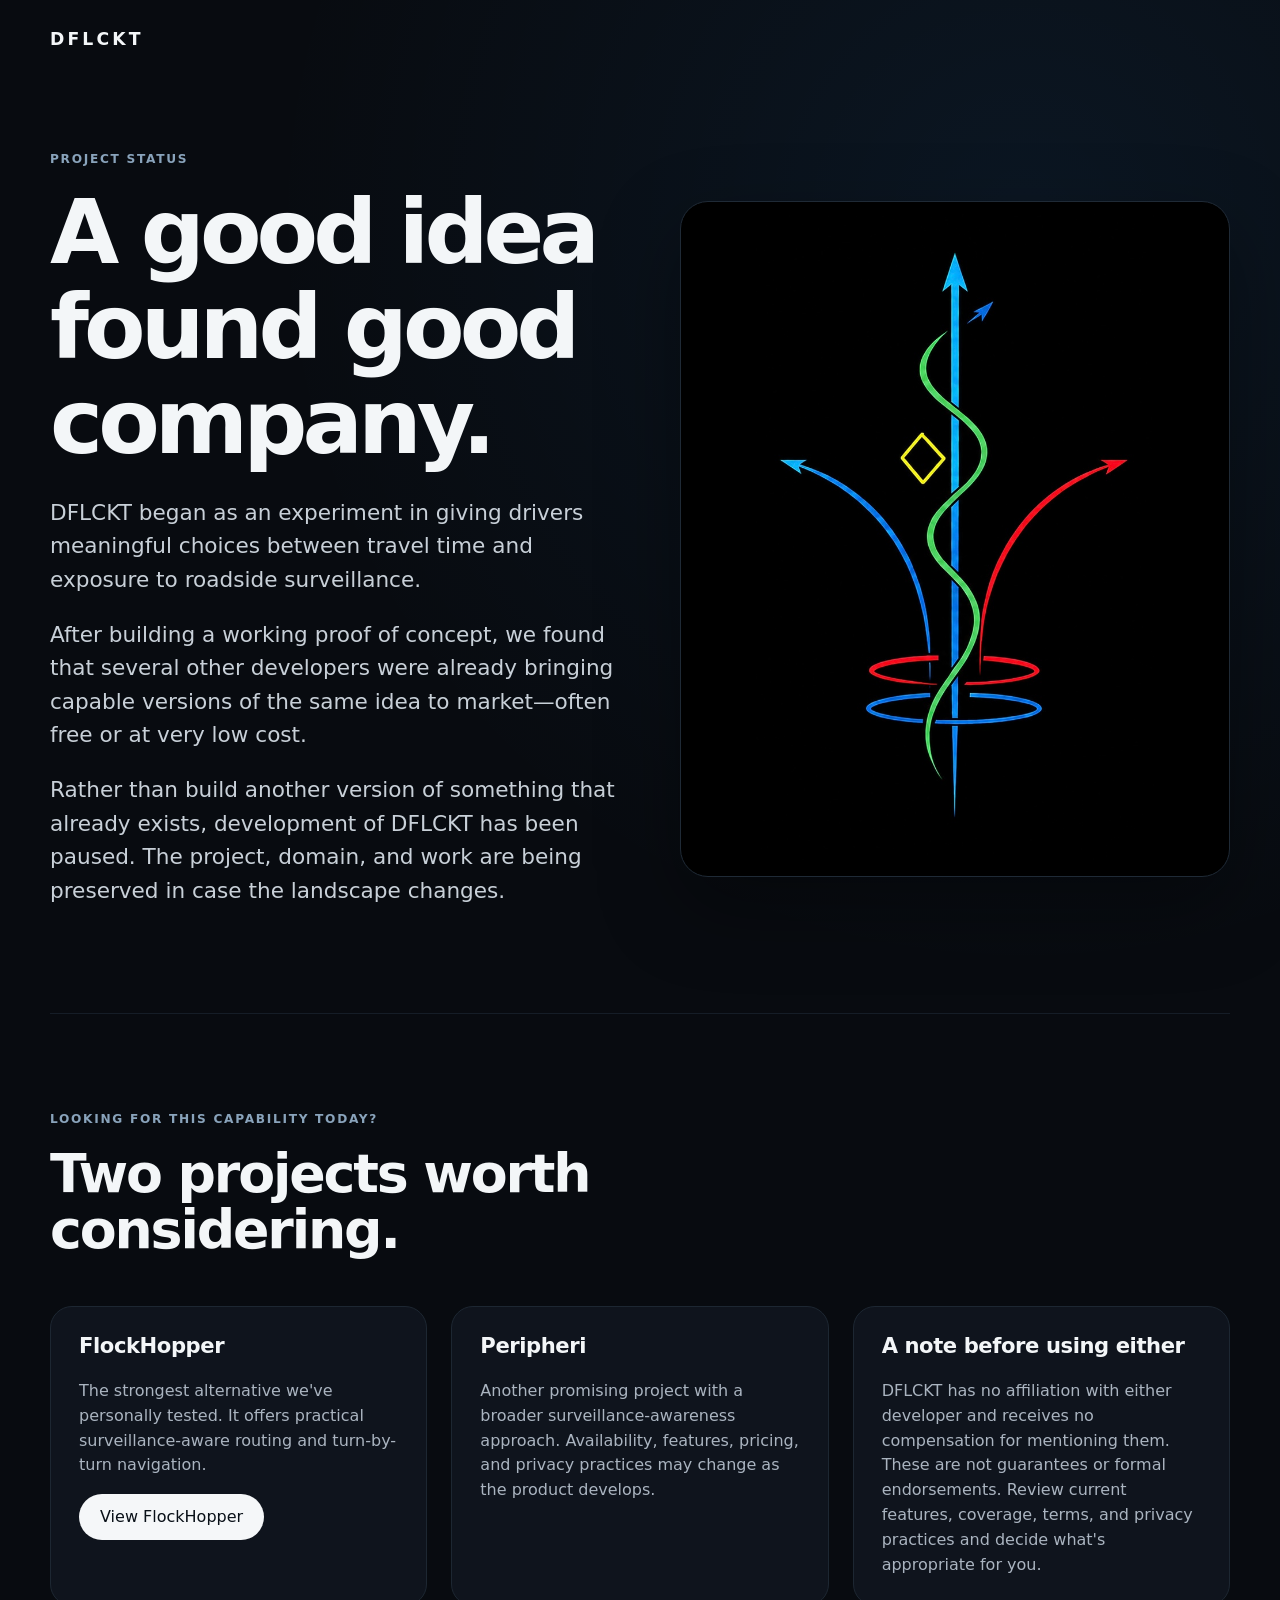
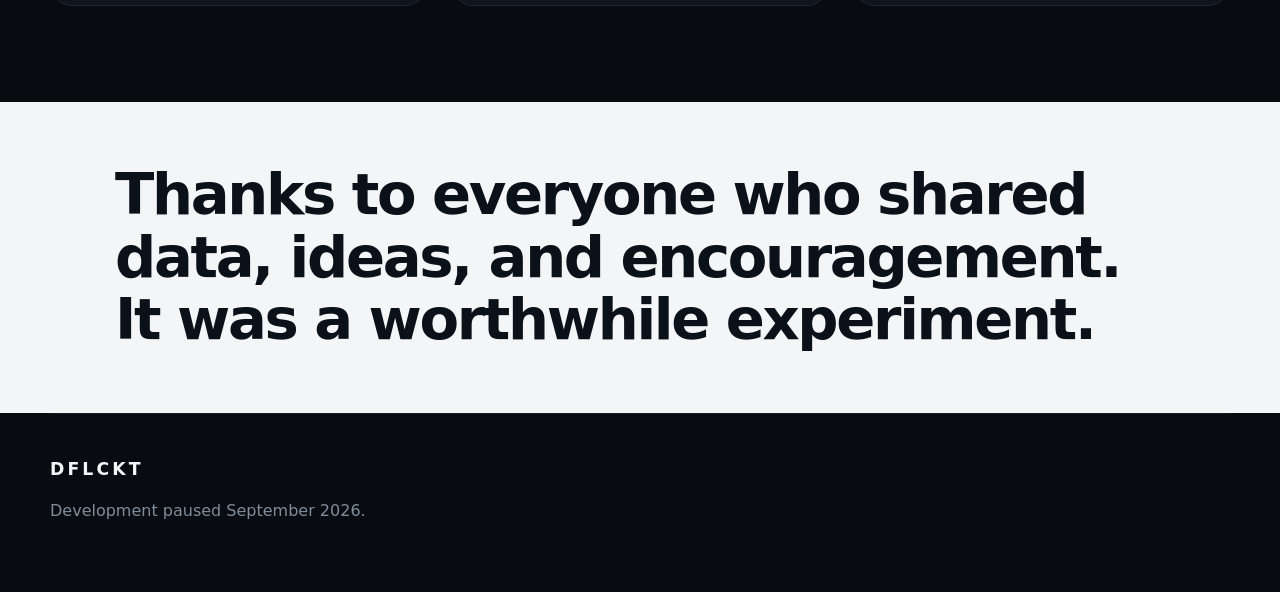
<file: index.html>
<!doctype html>
<html lang="en">
<head>
  <meta charset="utf-8">
  <meta name="viewport" content="width=device-width, initial-scale=1">
  <meta name="description" content="DFLCKT was an experiment in surveillance-aware navigation. Development is currently paused.">
  <title>DFLCKT — A good idea found good company.</title>
  <link rel="stylesheet" href="styles.css">
</head>
<body>
  <header class="site-header">
    <a class="brand" href="#top" aria-label="DFLCKT home">DFLCKT</a>
  </header>

  <main id="top">
    <section class="hero">
      <div class="hero-copy">
        <p class="eyebrow">Project status</p>
        <h1>A good idea<br>found good company.</h1>
        <p class="lede">DFLCKT began as an experiment in giving drivers meaningful choices between travel time and exposure to roadside surveillance.</p>
        <p class="lede">After building a working proof of concept, we found that several other developers were already bringing capable versions of the same idea to market—often free or at very low cost.</p>
        <p class="lede">Rather than build another version of something that already exists, development of DFLCKT has been paused. The project, domain, and work are being preserved in case the landscape changes.</p>
      </div>
      <div class="logo-stage" aria-label="DFLCKT route mark">
        <img class="hero-logo" src="IMG_3881.jpeg" alt="DFLCKT route mark">
      </div>
    </section>

    <section class="section">
      <div class="section-heading">
        <p class="eyebrow">Looking for this capability today?</p>
        <h2>Two projects worth considering.</h2>
      </div>
      <div class="three-up">
        <article>
          <h3>FlockHopper</h3>
          <p>The strongest alternative we've personally tested. It offers practical surveillance-aware routing and turn-by-turn navigation.</p>
          <p><a class="button primary" href="https://apps.apple.com/us/app/flockhopper/id6762170253" rel="noopener noreferrer">View FlockHopper</a></p>
        </article>
        <article>
          <h3>Peripheri</h3>
          <p>Another promising project with a broader surveillance-awareness approach. Availability, features, pricing, and privacy practices may change as the product develops.</p>
        </article>
        <article>
          <h3>A note before using either</h3>
          <p>DFLCKT has no affiliation with either developer and receives no compensation for mentioning them. These are not guarantees or formal endorsements. Review current features, coverage, terms, and privacy practices and decide what's appropriate for you.</p>
        </article>
      </div>
    </section>

    <section class="principle-band"><p>Thanks to everyone who shared data, ideas, and encouragement. It was a worthwhile experiment.</p></section>
  </main>

  <footer>
    <a class="brand" href="#top">DFLCKT</a>
    <p>Development paused September 2026.</p>
  </footer>
</body>
</html>
</file>
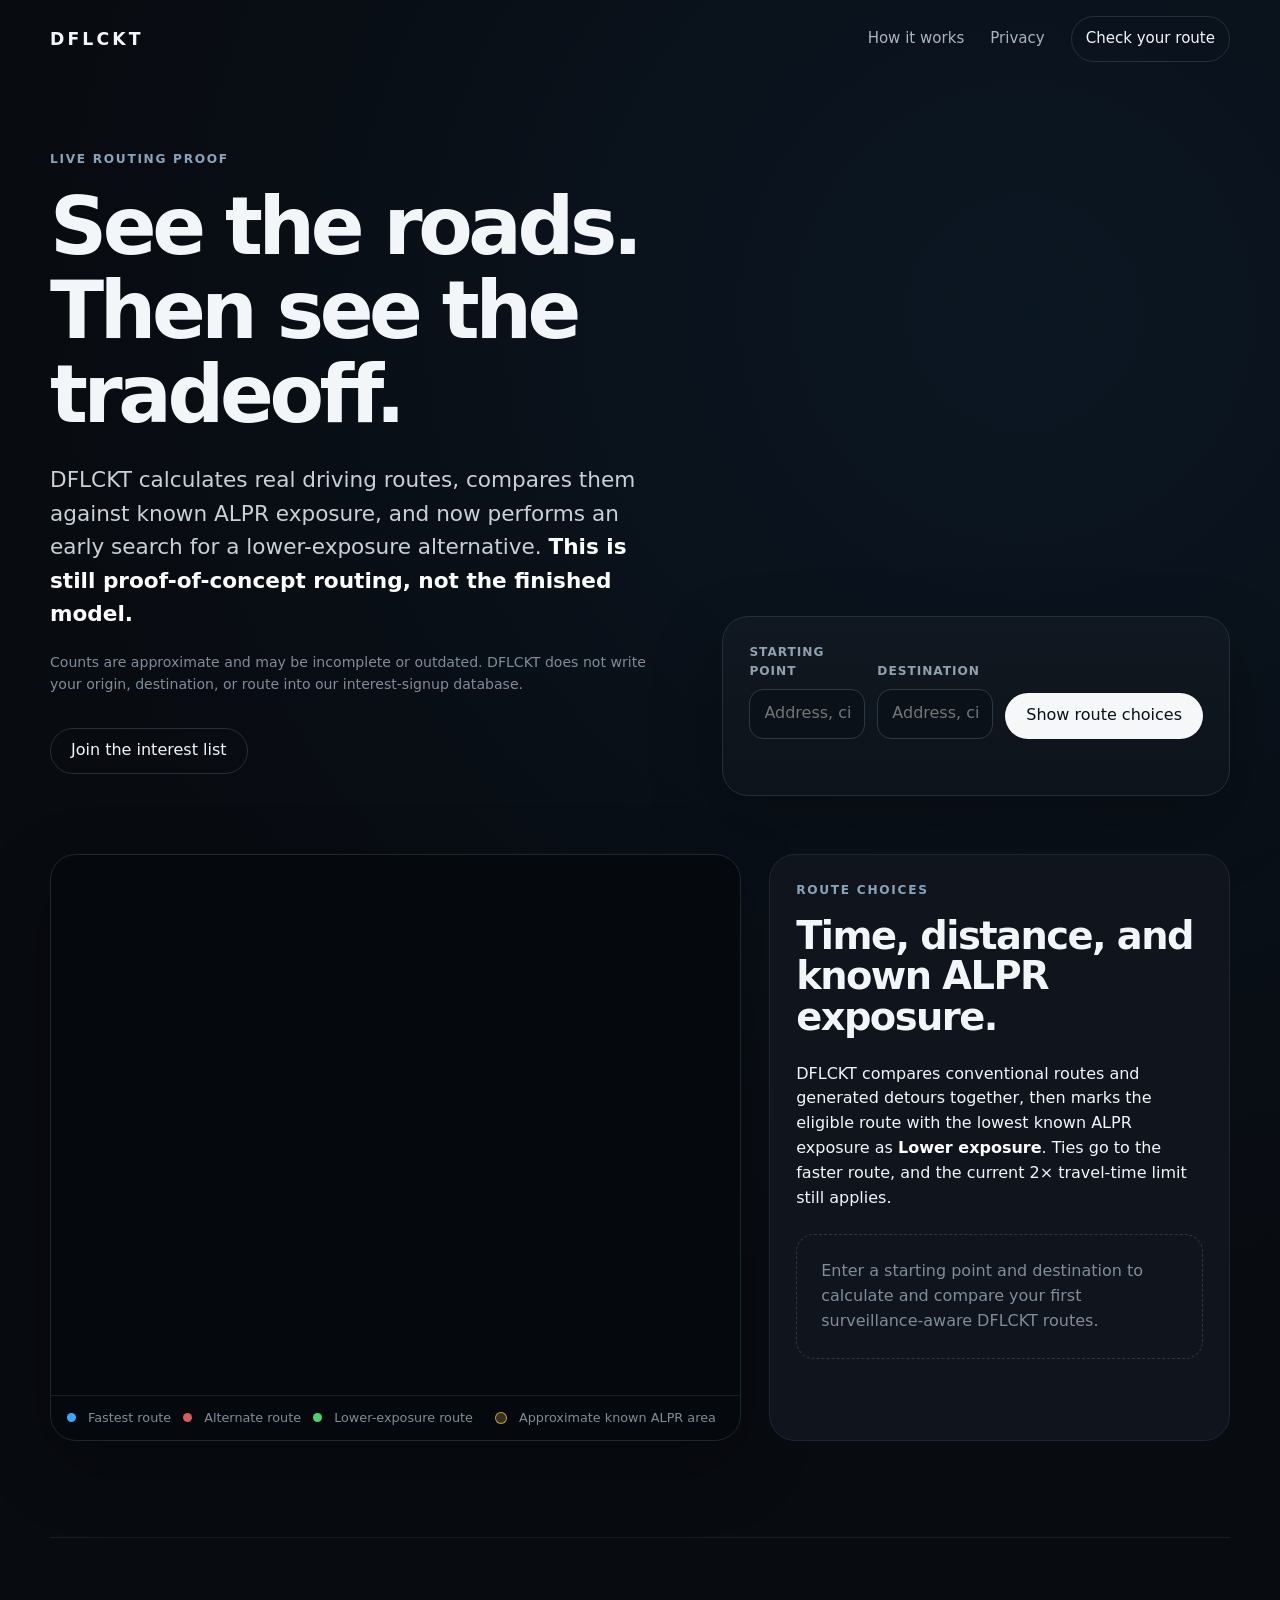
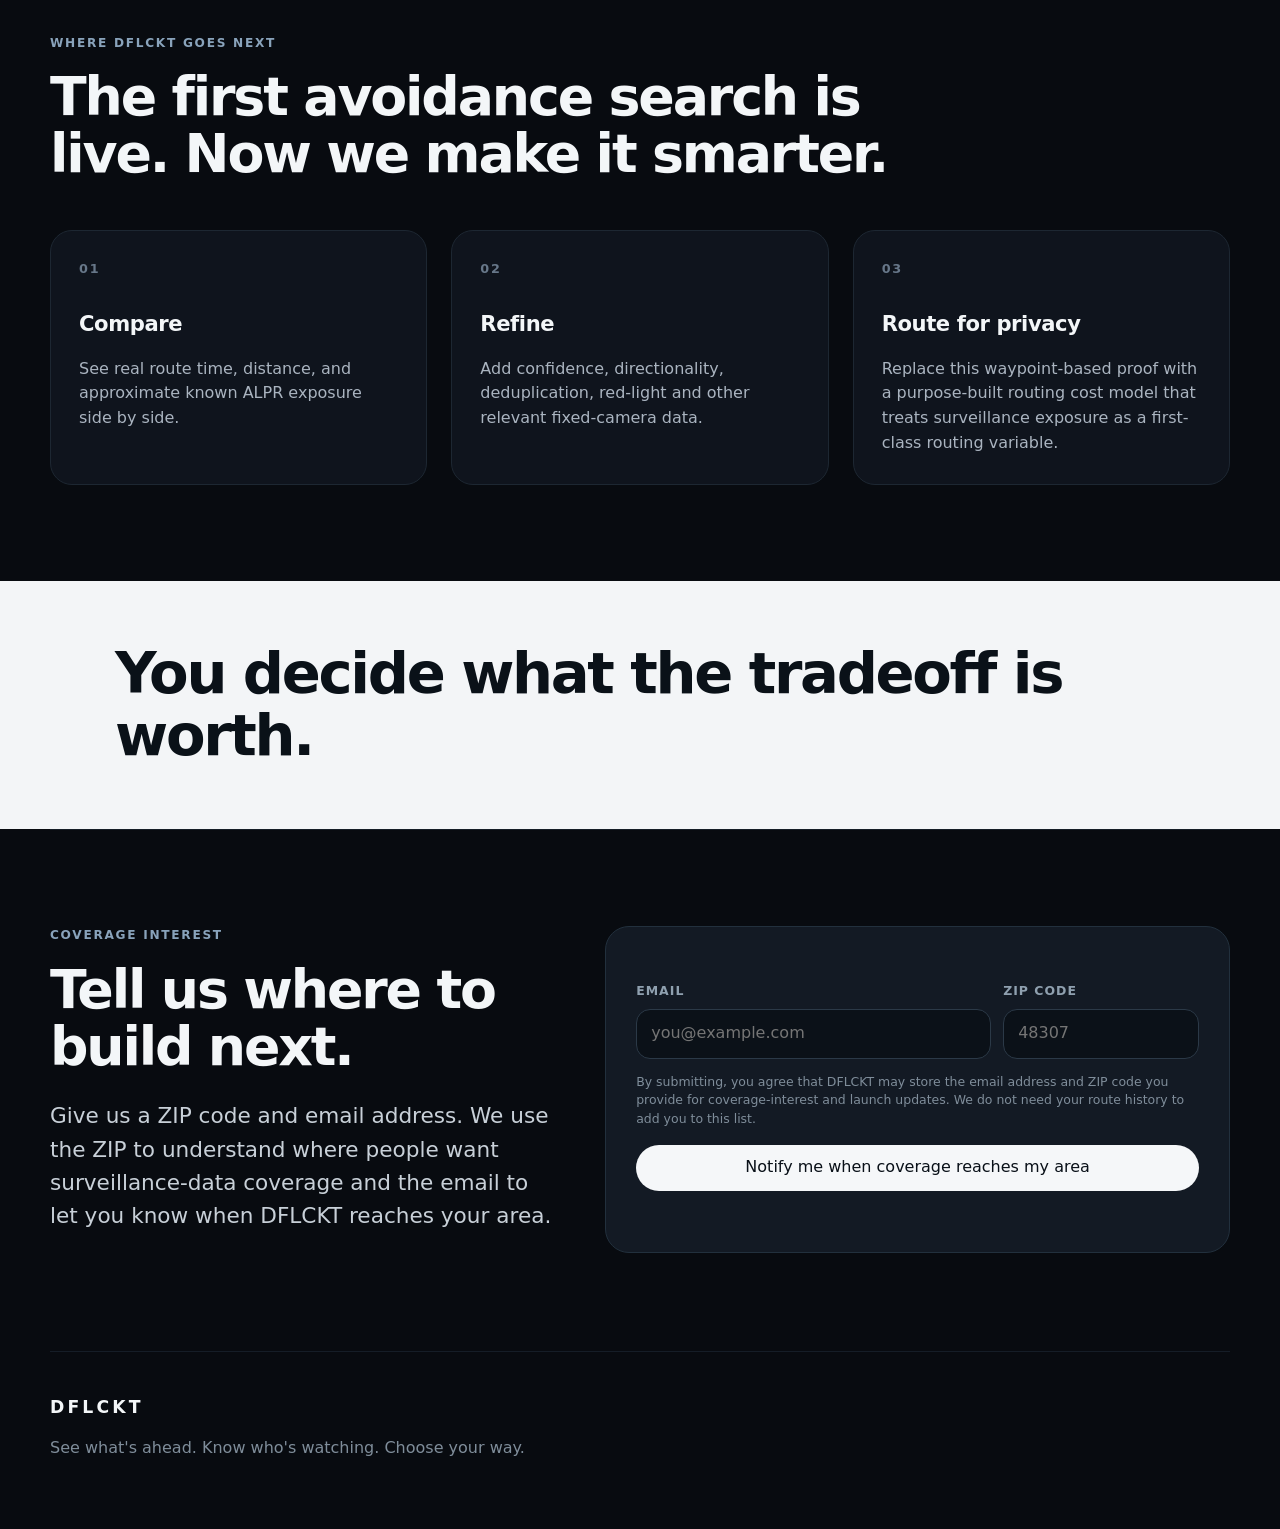
<file: check-your-route.html>
<!doctype html><html lang="en"><head><meta charset="utf-8"><meta name="viewport" content="width=device-width,initial-scale=1"><meta name="description" content="Compare real driving routes with DFLCKT's first live surveillance-aware routing proof."><title>Check Your Route — DFLCKT</title><link rel="stylesheet" href="https://api.mapbox.com/mapbox-gl-js/v3.14.0/mapbox-gl.css"><link rel="stylesheet" href="styles.css"></head><body><header class="site-header"><a class="brand" href="/">DFLCKT</a><nav aria-label="Primary navigation"><a href="/#how">How it works</a><a href="privacy.html">Privacy</a><a class="nav-cta" href="check-your-route.html">Check your route</a></nav></header><main><section class="route-hero"><div class="route-intro"><p class="eyebrow">Live routing proof</p><h1>See the roads.<br>Then see the tradeoff.</h1><p class="lede">DFLCKT calculates real driving routes, compares them against known ALPR exposure, and now performs an early search for a lower-exposure alternative. <strong>This is still proof-of-concept routing, not the finished model.</strong></p><p class="microcopy">Counts are approximate and may be incomplete or outdated. DFLCKT does not write your origin, destination, or route into our interest-signup database.</p><div class="hero-actions"><a class="button secondary" href="#interest">Join the interest list</a></div></div><div class="route-panel"><form class="route-form" data-route-form novalidate><label><span>Starting point</span><input type="text" name="from" autocomplete="street-address" placeholder="Address, city, or place" required></label><label><span>Destination</span><input type="text" name="to" autocomplete="street-address" placeholder="Address, city, or place" required></label><button class="button primary" data-route-submit type="submit">Show route choices</button><p class="route-message" data-route-message aria-live="polite"></p></form></div></section><section class="route-workspace"><div class="route-map-shell"><div id="route-map" aria-label="Map showing calculated driving routes and generalized ALPR areas"></div><div class="route-map-note"><span class="route-dot route-dot-fast"></span> Fastest route <span class="route-dot route-dot-alt"></span> Alternate route <span class="route-dot route-dot-privacy"></span> Lower-exposure route <span style="display:inline-block;width:12px;height:12px;border-radius:50%;background:rgba(240,194,75,.22);border:1px solid rgba(240,194,75,.75);margin-left:10px;vertical-align:-1px"></span> Approximate known ALPR area</div></div><div class="route-results-wrap"><div class="section-heading compact"><p class="eyebrow">Route choices</p><h2>Time, distance, and known ALPR exposure.</h2><p>DFLCKT compares conventional routes and generated detours together, then marks the eligible route with the lowest known ALPR exposure as <strong>Lower exposure</strong>. Ties go to the faster route, and the current 2× travel-time limit still applies.</p></div><div class="route-results" data-route-results><div class="route-placeholder">Enter a starting point and destination to calculate and compare your first surveillance-aware DFLCKT routes.</div></div></div></section><section class="section"><div class="section-heading"><p class="eyebrow">Where DFLCKT goes next</p><h2>The first avoidance search is live. Now we make it smarter.</h2></div><div class="three-up"><article><span class="step">01</span><h3>Compare</h3><p>See real route time, distance, and approximate known ALPR exposure side by side.</p></article><article><span class="step">02</span><h3>Refine</h3><p>Add confidence, directionality, deduplication, red-light and other relevant fixed-camera data.</p></article><article><span class="step">03</span><h3>Route for privacy</h3><p>Replace this waypoint-based proof with a purpose-built routing cost model that treats surveillance exposure as a first-class routing variable.</p></article></div></section><section class="principle-band"><p>You decide what the tradeoff is worth.</p></section><section id="interest" class="section interest-section"><div class="section-heading"><p class="eyebrow">Coverage interest</p><h2>Tell us where to build next.</h2><p class="lede">Give us a ZIP code and email address. We use the ZIP to understand where people want surveillance-data coverage and the email to let you know when DFLCKT reaches your area.</p></div><div class="check-card"><form class="interest-form" data-interest-form novalidate><div class="form-grid"><label><span>Email</span><input type="email" name="email" autocomplete="email" inputmode="email" placeholder="you@example.com" required></label><label><span>ZIP code</span><input type="text" name="zip_code" autocomplete="postal-code" inputmode="numeric" maxlength="10" placeholder="48307" required></label></div><label class="hp-field" aria-hidden="true">Company<input type="text" name="company" tabindex="-1" autocomplete="off"></label><p class="consent-copy">By submitting, you agree that DFLCKT may store the email address and ZIP code you provide for coverage-interest and launch updates. We do not need your route history to add you to this list.</p><button class="button primary form-submit" type="submit">Notify me when coverage reaches my area</button><p class="form-message" data-form-message aria-live="polite"></p></form></div></section></main><footer><a class="brand" href="/">DFLCKT</a><p>See what's ahead. Know who's watching. Choose your way.</p></footer><script src="https://api.mapbox.com/mapbox-gl-js/v3.14.0/mapbox-gl.js"></script><script src="route.js?v=20260827-full-index1" defer></script><script src="signup.js" defer></script></body></html>
</file>
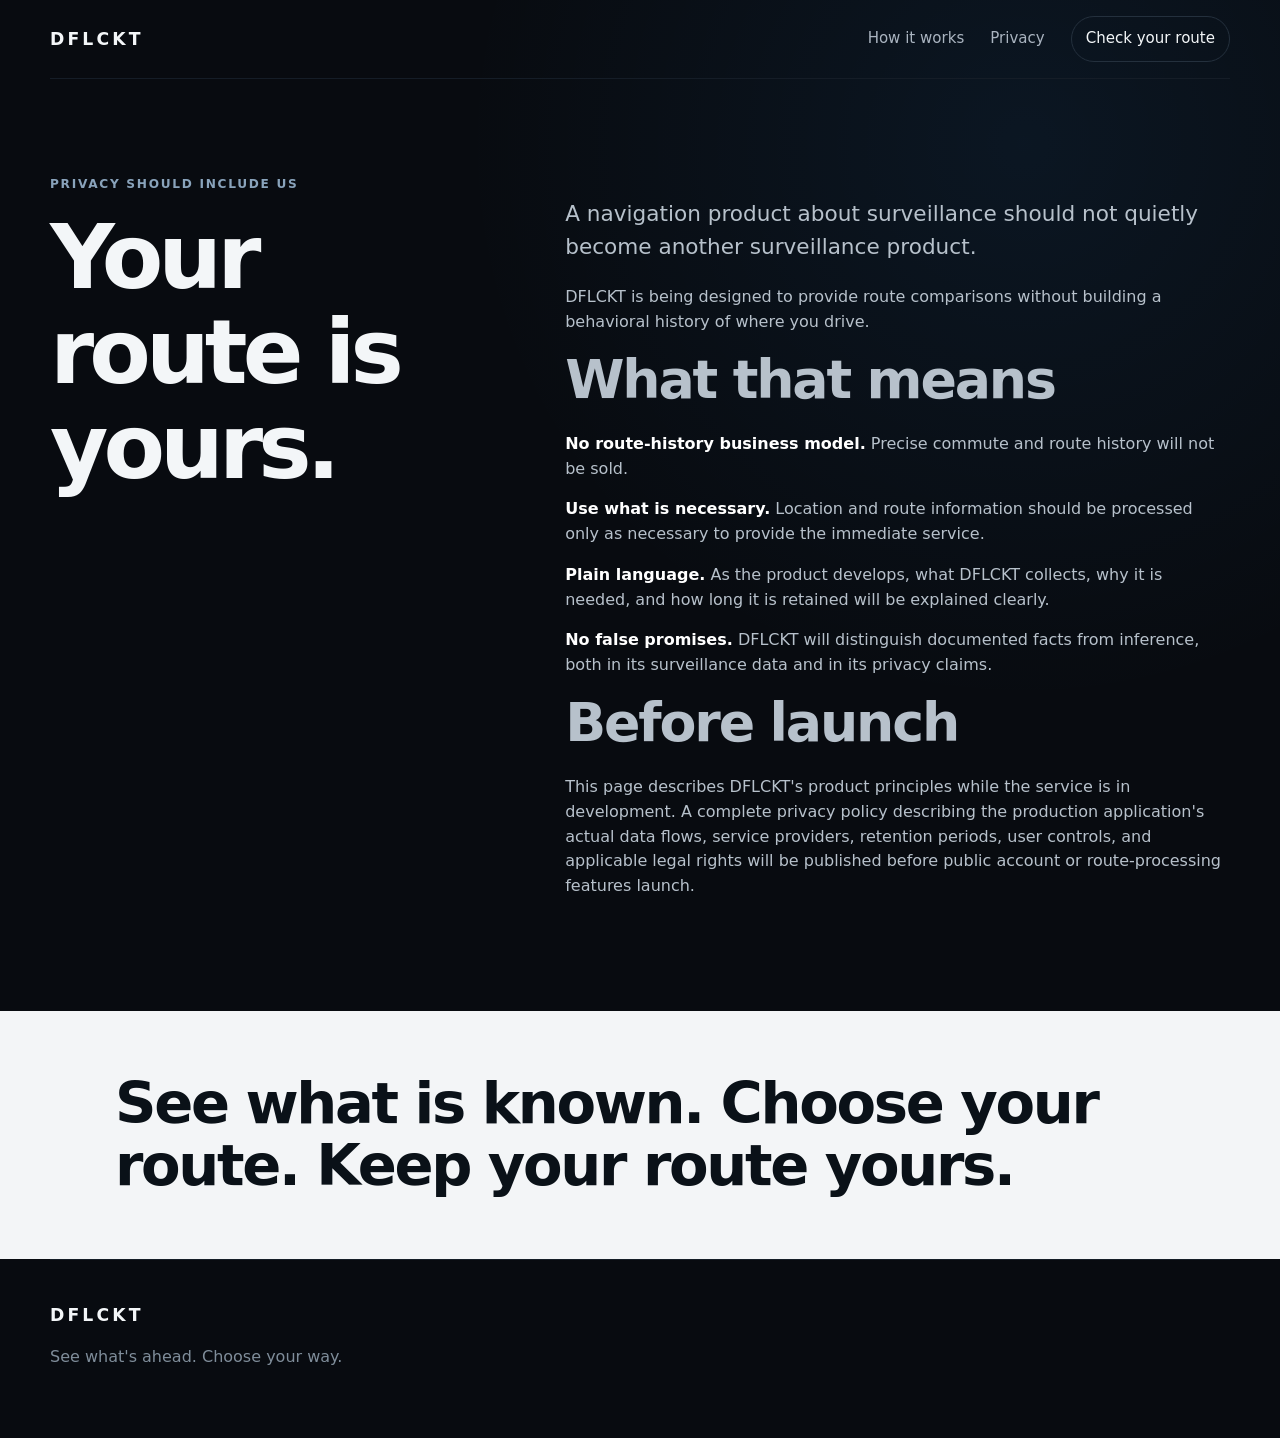
<file: privacy.html>
<!doctype html><html lang="en"><head><meta charset="utf-8"><meta name="viewport" content="width=device-width,initial-scale=1"><meta name="description" content="DFLCKT privacy principles: navigation without building a history of where you drive."><title>Privacy — DFLCKT</title><link rel="stylesheet" href="styles.css"></head><body><header class="site-header"><a class="brand" href="/">DFLCKT</a><nav aria-label="Primary navigation"><a href="/#how">How it works</a><a href="privacy.html">Privacy</a><a class="nav-cta" href="check-your-route.html">Check your route</a></nav></header><main><section class="section privacy-grid"><div class="section-heading"><p class="eyebrow">Privacy should include us</p><h1>Your route is yours.</h1></div><div class="privacy-copy"><p class="large">A navigation product about surveillance should not quietly become another surveillance product.</p><p>DFLCKT is being designed to provide route comparisons without building a behavioral history of where you drive.</p><h2>What that means</h2><p><strong>No route-history business model.</strong> Precise commute and route history will not be sold.</p><p><strong>Use what is necessary.</strong> Location and route information should be processed only as necessary to provide the immediate service.</p><p><strong>Plain language.</strong> As the product develops, what DFLCKT collects, why it is needed, and how long it is retained will be explained clearly.</p><p><strong>No false promises.</strong> DFLCKT will distinguish documented facts from inference, both in its surveillance data and in its privacy claims.</p><h2>Before launch</h2><p>This page describes DFLCKT's product principles while the service is in development. A complete privacy policy describing the production application's actual data flows, service providers, retention periods, user controls, and applicable legal rights will be published before public account or route-processing features launch.</p></div></section><section class="principle-band"><p>See what is known. Choose your route. Keep your route yours.</p></section></main><footer><a class="brand" href="/">DFLCKT</a><p>See what's ahead. Choose your way.</p></footer></body></html>
</file>
<file: styles.css>
:root { --bg:#080b10; --panel:#0f141d; --panel-2:#131a24; --text:#f3f6f8; --muted:#aab4c0; --line:#24303d; --green:#5dd66f; }
*{box-sizing:border-box} html{scroll-behavior:smooth} body{margin:0;background:radial-gradient(circle at 80% 10%,rgba(47,156,255,.08),transparent 34%),var(--bg);color:var(--text);font-family:Inter,ui-sans-serif,system-ui,-apple-system,BlinkMacSystemFont,"Segoe UI",sans-serif;line-height:1.55} a{color:inherit;text-decoration:none} strong{color:#fff}
.site-header,.hero,.section,.check-section,.early-signup,.route-hero,.route-workspace,footer{width:min(1180px,calc(100% - 40px));margin-inline:auto}.site-header{min-height:78px;display:flex;align-items:center;justify-content:space-between;gap:24px}.brand{font-weight:800;letter-spacing:.18em;font-size:1.08rem}nav{display:flex;align-items:center;gap:26px;color:var(--muted);font-size:.94rem}nav a:hover{color:var(--text)}.nav-cta{color:var(--text);border:1px solid var(--line);padding:10px 14px;border-radius:999px}
.hero{padding:72px 0 84px;display:grid;grid-template-columns:1.02fr .98fr;gap:58px;align-items:center}.eyebrow{color:#89a3bb;text-transform:uppercase;letter-spacing:.14em;font-size:.76rem;font-weight:700;margin:0 0 16px}h1,h2,h3{margin-top:0;line-height:1.06}h1{font-size:clamp(3.2rem,7vw,6.2rem);letter-spacing:-.055em;margin-bottom:26px}h2{font-size:clamp(2.1rem,4.2vw,4rem);letter-spacing:-.04em;margin-bottom:24px}h3{font-size:1.32rem;letter-spacing:-.02em}.lede{font-size:clamp(1.08rem,2vw,1.35rem);color:#c8d0d8;max-width:760px}.microcopy{color:#7f8d9a;font-size:.88rem}.large{font-size:1.35rem}.hero-actions{display:flex;flex-wrap:wrap;gap:12px;margin:32px 0 22px}.button{display:inline-flex;align-items:center;justify-content:center;min-height:46px;padding:0 20px;border-radius:999px;font-weight:700;border:1px solid var(--line);font:inherit;cursor:pointer}.button.primary{background:#f5f7f9;color:#091018;border-color:transparent}.button.primary:hover{background:#fff}.button.primary:disabled{opacity:.6;cursor:wait}.button.secondary{color:var(--text);background:transparent}.button.secondary:hover{border-color:#435466}
.logo-stage{background:#000;border:1px solid #1f2a36;border-radius:28px;padding:12px;box-shadow:0 30px 80px rgba(0,0,0,.35);overflow:hidden}.hero-logo{display:block;width:100%;height:auto;max-height:650px;object-fit:contain;background:#000}.demo-note{margin:8px 8px 0;color:#6f7c89;font-size:.78rem}
.early-signup{margin-top:-20px;margin-bottom:54px;padding:34px 38px;display:grid;grid-template-columns:.9fr 1.1fr;gap:34px;align-items:center;border:1px solid #2a3847;border-radius:26px;background:linear-gradient(135deg,rgba(55,167,255,.08),rgba(93,214,111,.045) 55%,rgba(15,20,29,.96));box-shadow:0 24px 64px rgba(0,0,0,.22)}.early-signup h2{font-size:clamp(2rem,3.6vw,3.25rem);margin-bottom:14px}.early-signup-copy>p:last-child{margin-bottom:0;color:#b7c1cb;max-width:570px}.early-signup-card{padding:24px}.early-signup-card .interest-form{margin-top:0}
.section{padding:96px 0;border-top:1px solid #151d27}.section-heading{max-width:850px}.section-heading.compact{max-width:none}.section-heading.compact h2{font-size:clamp(1.8rem,3vw,2.7rem)}.three-up{display:grid;grid-template-columns:repeat(3,1fr);gap:24px;margin-top:48px}.three-up article{background:var(--panel);border:1px solid #1d2732;border-radius:22px;padding:28px}.three-up article p{color:var(--muted);margin-bottom:0}.step{color:#677789;display:block;margin-bottom:34px;font-size:.8rem;font-weight:800;letter-spacing:.14em}.principle-band{width:100%;background:#f3f5f7;color:#0a1118;padding:62px 20px}.principle-band p{width:min(1050px,100%);margin:auto;font-size:clamp(2rem,4.5vw,4.4rem);line-height:1.08;letter-spacing:-.04em;font-weight:760}.privacy-grid{display:grid;grid-template-columns:.8fr 1.2fr;gap:72px}.privacy-copy{max-width:720px;color:#b7c1cb}.privacy-feature{margin-top:0;margin-bottom:34px;padding:64px 58px!important;border:1px solid #2a3847!important;border-radius:28px;background:linear-gradient(135deg,rgba(55,167,255,.08),rgba(93,214,111,.05) 58%,rgba(15,20,29,.96));box-shadow:0 28px 70px rgba(0,0,0,.22)}.privacy-feature .section-heading h2{font-size:clamp(2.35rem,4.8vw,4.6rem)}.privacy-feature .privacy-copy p:last-child{font-size:1.08rem}.infrastructure-list{display:grid;grid-template-columns:1fr 1fr;gap:16px;margin:42px 0 28px}.infrastructure-list div{border:1px solid #1d2732;background:var(--panel);border-radius:18px;padding:22px;display:flex;flex-direction:column;gap:6px}.infrastructure-list span{color:var(--muted);font-size:.94rem}.check-section{padding:96px 0 112px;display:grid;grid-template-columns:1fr 1fr;gap:46px;align-items:start}.check-section>div:first-child p:not(.eyebrow){color:var(--muted);font-size:1.08rem;max-width:560px}.check-card{background:var(--panel-2);border:1px solid #22303d;border-radius:24px;padding:30px}.check-card p{color:var(--muted)}.status{display:flex;align-items:center;gap:9px;font-size:.84rem;font-weight:700;text-transform:uppercase;letter-spacing:.08em}.status span{width:9px;height:9px;border-radius:50%;background:var(--green);box-shadow:0 0 18px rgba(93,214,111,.65)}
.route-hero{padding:72px 0 46px;display:grid;grid-template-columns:1.1fr .9fr;gap:52px;align-items:end}.route-intro h1{font-size:clamp(3rem,6.2vw,5.5rem)}.route-panel{background:linear-gradient(180deg,#111821,#0d131a);border:1px solid #22303d;border-radius:26px;padding:26px;box-shadow:0 28px 70px rgba(0,0,0,.28)}.route-form{display:grid;grid-template-columns:1fr 1fr auto;gap:12px;align-items:end}.route-form label{display:flex;flex-direction:column;gap:8px}.route-form label span{font-size:.76rem;font-weight:700;letter-spacing:.08em;text-transform:uppercase;color:#8fa0af}.route-form input{width:100%;min-height:50px;border-radius:14px;border:1px solid #2b3947;background:#0b1118;color:var(--text);padding:0 14px;font:inherit;outline:none}.route-form input:focus{border-color:#5a7086;box-shadow:0 0 0 3px rgba(90,112,134,.15)}.route-message{grid-column:1/-1;min-height:1.3em;margin:0;color:#8d9aa7;font-size:.86rem}.route-message.success{color:#8cd99a}.route-message.error{color:#ff8c98}.route-workspace{display:grid;grid-template-columns:1.2fr .8fr;gap:28px;padding:12px 0 96px}.route-map-shell{background:#05080c;border:1px solid #1d2732;border-radius:26px;overflow:hidden;box-shadow:0 24px 70px rgba(0,0,0,.28)}#route-map{height:540px;min-height:420px}.route-map-note{display:flex;gap:12px;align-items:center;flex-wrap:wrap;padding:12px 16px;color:#7f8d9a;font-size:.8rem;border-top:1px solid #17202a}.route-dot{display:inline-block;width:9px;height:9px;border-radius:50%}.route-dot-fast{background:#37a7ff}.route-dot-alt{background:#d85b5b}.route-dot-privacy{background:#4bd16f}.route-results-wrap{background:var(--panel);border:1px solid #1d2732;border-radius:26px;padding:26px}.route-results{display:grid;gap:12px;margin-top:24px}.route-placeholder{border:1px dashed #2b3947;border-radius:18px;padding:24px;color:#7f8d9a}.route-result{display:grid;grid-template-columns:1fr auto;gap:16px;align-items:center;border:1px solid #263341;border-radius:18px;padding:18px;background:#0b1118}.route-result.fastest{border-color:#2c79aa;background:linear-gradient(180deg,rgba(55,167,255,.09),rgba(11,17,24,.98))}.route-result.privacy{border-color:#2b8f48;background:linear-gradient(180deg,rgba(75,209,111,.10),rgba(11,17,24,.98))}.route-result>div:first-child{display:flex;flex-direction:column;gap:5px}.route-result-label{font-size:.74rem;letter-spacing:.08em;text-transform:uppercase;color:#8fa0af;font-weight:700}.route-result strong{font-size:1.55rem}.route-result-meta{display:flex;flex-direction:column;align-items:flex-end;gap:4px;color:#8d9aa7;font-size:.86rem}.interest-section{display:grid;grid-template-columns:.9fr 1.1fr;gap:44px;align-items:start}
.interest-form{margin-top:24px}.form-grid{display:grid;grid-template-columns:1.45fr .8fr;gap:12px}.interest-form label{display:flex;flex-direction:column;gap:8px}.interest-form label span{font-size:.78rem;font-weight:700;letter-spacing:.08em;text-transform:uppercase;color:#8fa0af}.interest-form input{width:100%;min-height:50px;border-radius:14px;border:1px solid #2b3947;background:#0b1118;color:var(--text);padding:0 14px;font:inherit;outline:none}.interest-form input:focus{border-color:#5a7086;box-shadow:0 0 0 3px rgba(90,112,134,.15)}.consent-copy{font-size:.78rem;line-height:1.5;margin:14px 0 16px;color:#7f8d9a!important}.form-submit{width:100%}.form-message{min-height:1.4em;margin:12px 0 0!important;font-size:.88rem}.form-message.success{color:#83e391!important}.form-message.error{color:#ff8c98!important}.hp-field{position:absolute!important;left:-10000px!important;width:1px!important;height:1px!important;overflow:hidden!important}
footer{border-top:1px solid #151d27;padding:42px 0 52px;color:#7f8d9a}footer .brand{color:var(--text)}.footer-note{max-width:860px;font-size:.82rem}
@media(max-width:980px){.route-hero,.route-workspace,.interest-section,.early-signup{grid-template-columns:1fr}.route-form{grid-template-columns:1fr 1fr}.route-form .button{grid-column:1/-1}.route-workspace{padding-top:0}}
@media(max-width:900px){nav a:not(.nav-cta){display:none}.hero,.privacy-grid,.check-section{grid-template-columns:1fr}.hero{padding-top:52px}.logo-stage{order:2;max-width:620px;margin-inline:auto}.three-up{grid-template-columns:1fr}.infrastructure-list{grid-template-columns:1fr}.privacy-feature{padding:46px 34px!important}}
@media(max-width:560px){.site-header,.hero,.section,.check-section,.early-signup,.route-hero,.route-workspace,footer{width:min(100% - 28px,1180px)}.site-header{min-height:68px}.brand{font-size:.95rem}.nav-cta{padding:8px 12px}.hero{padding:40px 0 64px;gap:34px}h1{font-size:3.25rem}.section,.check-section{padding:70px 0}.early-signup{margin-top:-12px;margin-bottom:40px;padding:26px 20px;gap:20px;border-radius:22px}.principle-band{padding:48px 18px}.form-grid,.route-form{grid-template-columns:1fr}.route-form .button{grid-column:auto}.route-hero{padding:42px 0 30px;gap:28px}.route-intro h1{font-size:3.1rem}.route-panel,.route-results-wrap{padding:20px;border-radius:20px}#route-map{height:430px}.route-result{grid-template-columns:1fr}.route-result-meta{align-items:flex-start}.interest-section{gap:28px}.privacy-feature{padding:34px 24px!important;border-radius:22px}}
</file>
